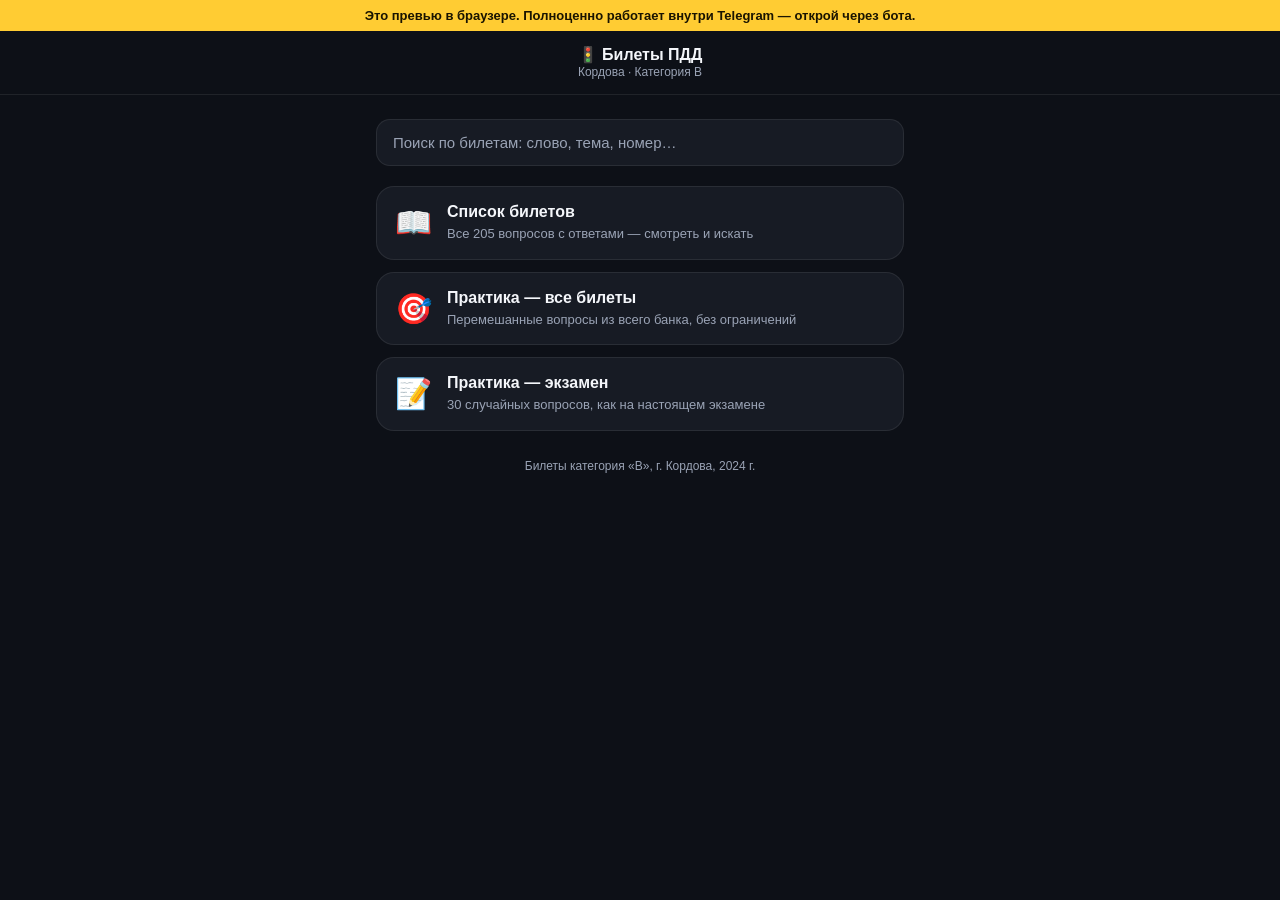
<file: index.html>
<!doctype html>
<html lang="ru">
<head>
<meta charset="UTF-8" />
<meta name="viewport" content="width=device-width, initial-scale=1, viewport-fit=cover" />
<title>Билеты ПДД — Кордова, категория B</title>
<meta name="description" content="Подготовка к теоретическому экзамену на права категории B в Кордове, Аргентина: список билетов, поиск и практика" />
<link rel="icon" href="data:image/svg+xml,<svg xmlns=%22http://www.w3.org/2000/svg%22 viewBox=%220 0 100 100%22><text y=%22.9em%22 font-size=%2290%22>🚦</text></svg>" />
<link rel="stylesheet" href="styles.css" />
<script src="https://telegram.org/js/telegram-web-app.js"></script>
<script src="track.js"></script>
</head>
<body>

<div class="tg-banner" id="tgBanner" hidden>
  Это превью в браузере. Полноценно работает внутри Telegram — открой через бота.
</div>

<header class="topbar home-topbar">
  <div class="title">
    <strong>🚦 Билеты ПДД</strong>
    <span>Кордова · Категория B</span>
  </div>
</header>

<main class="home-main">
  <form class="search-bar" id="homeSearchForm">
    <input id="homeSearchInput" type="search" inputmode="search" placeholder="Поиск по билетам: слово, тема, номер…" autocomplete="off" />
  </form>

  <div class="home-cards">
    <a class="home-card" href="browse.html">
      <span class="home-card-emoji">📖</span>
      <span class="home-card-body">
        <strong>Список билетов</strong>
        <span>Все 205 вопросов с ответами — смотреть и искать</span>
      </span>
    </a>

    <a class="home-card" href="practice.html?mode=all">
      <span class="home-card-emoji">🎯</span>
      <span class="home-card-body">
        <strong>Практика — все билеты</strong>
        <span>Перемешанные вопросы из всего банка, без ограничений</span>
      </span>
    </a>

    <a class="home-card" href="practice.html?mode=exam">
      <span class="home-card-emoji">📝</span>
      <span class="home-card-body">
        <strong>Практика — экзамен</strong>
        <span>30 случайных вопросов, как на настоящем экзамене</span>
      </span>
    </a>
  </div>

  <p class="home-footer">Билеты категория «B», г. Кордова, 2024 г.</p>
</main>

<script src="home.js"></script>
</body>
</html>
</file>
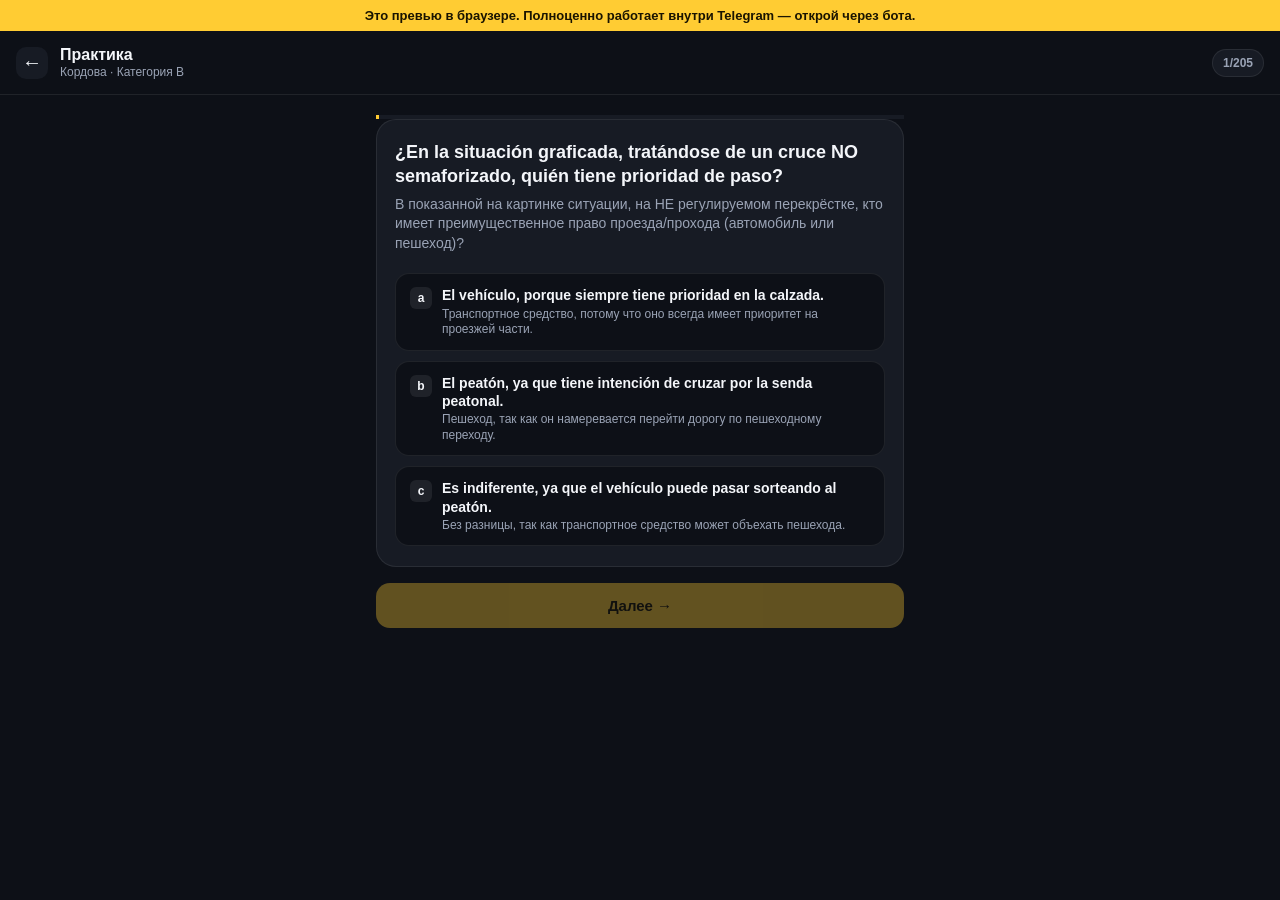
<file: practice.html>
<!doctype html>
<html lang="ru">
<head>
<meta charset="UTF-8" />
<meta name="viewport" content="width=device-width, initial-scale=1, viewport-fit=cover" />
<title>Билеты ПДД — Кордова, категория B</title>
<meta name="description" content="Квиз для подготовки к теоретическому экзамену на права категории B в Кордове, Аргентина" />
<link rel="icon" href="data:image/svg+xml,<svg xmlns=%22http://www.w3.org/2000/svg%22 viewBox=%220 0 100 100%22><text y=%22.9em%22 font-size=%2290%22>🚦</text></svg>" />
<link rel="stylesheet" href="styles.css" />
<script src="https://telegram.org/js/telegram-web-app.js"></script>
<script src="track.js"></script>
</head>
<body>

<div class="tg-banner" id="tgBanner" hidden>
  Это превью в браузере. Полноценно работает внутри Telegram — открой через бота.
</div>

<header class="topbar">
  <a class="back" href="./">←</a>
  <div class="title">
    <strong id="modeTitle">Практика</strong>
    <span>Кордова · Категория B</span>
  </div>
  <div class="progress-pill" id="progressPill">1/8</div>
</header>

<main>
  <div class="progress-track"><div class="progress-fill" id="progressFill"></div></div>
  <p class="pending-note" id="pendingImages" hidden></p>
  <p class="exam-rule" id="examRule" hidden></p>

  <section id="quizScreen" class="quiz-screen">
    <div class="card" id="questionCard">
      <img class="q-image" id="qImage" alt="" hidden />
      <p class="q-es" id="qEs"></p>
      <p class="q-ru" id="qRu"></p>
      <div class="options" id="options"></div>
      <p class="note" id="note" hidden></p>
    </div>
    <button class="next-btn" id="nextBtn" disabled>Далее →</button>
  </section>

  <section id="resultScreen" class="result-screen" hidden>
    <div class="result-emoji" id="resultEmoji">🎉</div>
    <h1 id="resultScore">8 / 8</h1>
    <p id="resultText">Отлично! Можно идти сдавать.</p>
    <div class="result-actions">
      <button id="retryWrongBtn" hidden>Повторить ошибки</button>
      <button id="restartBtn">Пройти заново</button>
    </div>
    <div class="review" id="review"></div>
  </section>
</main>

<script src="questions.js"></script>
<script src="app.js"></script>
</body>
</html>
</file>
<file: styles.css>
:root {
  --bg: #0d1017;
  --card: #171b24;
  --text: #f4f6fa;
  --text-hint: #9aa3b5;
  --accent: #ffcc33;
  --accent-text: #1a1400;
  --ok: #33cc7a;
  --bad: #ff5a5f;
  --border: rgba(255, 255, 255, 0.08);
  --safe-top: env(safe-area-inset-top, 0px);
  --safe-bottom: env(safe-area-inset-bottom, 0px);
}

* { box-sizing: border-box; }

html, body {
  margin: 0;
  background: var(--bg);
  color: var(--text);
  font-family: -apple-system, BlinkMacSystemFont, "SF Pro Text", "Segoe UI", Roboto, sans-serif;
  -webkit-font-smoothing: antialiased;
}

body { padding-bottom: calc(24px + var(--safe-bottom)); }

.topbar {
  position: sticky;
  top: 0;
  z-index: 10;
  display: flex;
  align-items: center;
  gap: 12px;
  padding: calc(14px + var(--safe-top)) 16px 14px;
  background: var(--bg);
  border-bottom: 1px solid var(--border);
}
.tg-banner {
  background: var(--accent);
  color: var(--accent-text);
  font-size: 13px;
  font-weight: 600;
  text-align: center;
  padding: 8px 16px;
}
.tg-banner[hidden] { display: none; }
.back {
  color: var(--text);
  text-decoration: none;
  font-size: 20px;
  width: 32px;
  height: 32px;
  display: flex;
  align-items: center;
  justify-content: center;
  background: var(--card);
  border-radius: 10px;
  flex: none;
}
.title { display: flex; flex-direction: column; flex: 1; line-height: 1.25; }
.title strong { font-size: 16px; }
.title span { font-size: 12px; color: var(--text-hint); }
.progress-pill {
  background: var(--card);
  border: 1px solid var(--border);
  color: var(--text-hint);
  font-size: 12px;
  font-weight: 700;
  padding: 6px 10px;
  border-radius: 999px;
  flex: none;
}

.progress-track {
  height: 4px;
  background: var(--card);
}
.progress-fill {
  height: 100%;
  background: var(--accent);
  width: 12.5%;
  transition: width 0.25s ease;
}

main { padding: 20px 16px 0; max-width: 560px; margin: 0 auto; }

.pending-note {
  margin: 12px 0 0;
  font-size: 12px;
  color: var(--text-hint);
  text-align: center;
}
.pending-note[hidden] { display: none; }

.exam-rule {
  margin: 12px 0 0;
  font-size: 12px;
  font-weight: 600;
  color: var(--accent-text);
  background: var(--accent);
  border-radius: 10px;
  padding: 8px 12px;
  text-align: center;
}
.exam-rule[hidden] { display: none; }

.card {
  background: var(--card);
  border: 1px solid var(--border);
  border-radius: 20px;
  padding: 20px 18px;
}

.q-image {
  display: block;
  max-width: 220px;
  width: 100%;
  margin: 0 auto 16px;
  border-radius: 12px;
  background: #fff;
}
.q-image[hidden] { display: none; }

.option-image {
  display: block;
  max-width: 96px;
  width: 100%;
  border-radius: 8px;
  background: #fff;
  margin-bottom: 4px;
}

.q-es {
  margin: 0 0 6px;
  font-size: 18px;
  font-weight: 700;
  line-height: 1.35;
}
.q-ru {
  margin: 0 0 20px;
  font-size: 14px;
  color: var(--text-hint);
  line-height: 1.4;
}

.options { display: flex; flex-direction: column; gap: 10px; }

.option {
  display: flex;
  align-items: flex-start;
  gap: 10px;
  text-align: left;
  background: var(--bg);
  border: 1px solid var(--border);
  color: var(--text);
  border-radius: 14px;
  padding: 12px 14px;
  font: inherit;
}
.option .key {
  flex: none;
  width: 22px;
  height: 22px;
  border-radius: 6px;
  background: var(--border);
  color: var(--text);
  font-weight: 700;
  font-size: 12px;
  display: flex;
  align-items: center;
  justify-content: center;
  margin-top: 1px;
}
.option .txt { display: flex; flex-direction: column; gap: 2px; }
.option .es { font-size: 14px; font-weight: 600; line-height: 1.3; }
.option .ru { font-size: 12px; color: var(--text-hint); line-height: 1.3; }

.option.correct { border-color: var(--ok); background: rgba(51, 204, 122, 0.12); }
.option.correct .key { background: var(--ok); color: #08210f; }
.option.wrong { border-color: var(--bad); background: rgba(255, 90, 95, 0.12); }
.option.wrong .key { background: var(--bad); color: #2a0405; }
.option:disabled { opacity: 0.75; }

.note {
  margin: 16px 0 0;
  font-size: 12px;
  color: var(--text-hint);
  background: var(--bg);
  border: 1px dashed var(--border);
  border-radius: 10px;
  padding: 10px 12px;
}

.next-btn {
  width: 100%;
  margin-top: 16px;
  background: var(--accent);
  color: var(--accent-text);
  border: none;
  font-weight: 800;
  font-size: 15px;
  padding: 14px;
  border-radius: 14px;
}
.next-btn:disabled { opacity: 0.35; }

.result-screen { text-align: center; padding-top: 24px; }
.result-emoji { font-size: 56px; }
.result-screen h1 { margin: 8px 0 4px; font-size: 32px; }
.result-screen p { color: var(--text-hint); margin: 0 0 20px; }
.result-actions { display: flex; gap: 10px; justify-content: center; flex-wrap: wrap; }
.result-actions button {
  border: none;
  font-weight: 700;
  font-size: 14px;
  padding: 12px 18px;
  border-radius: 12px;
}
#restartBtn { background: var(--card); color: var(--text); border: 1px solid var(--border); }
#retryWrongBtn { background: var(--accent); color: var(--accent-text); }

.review { text-align: left; margin-top: 28px; display: flex; flex-direction: column; gap: 12px; }
.review-item {
  background: var(--card);
  border: 1px solid var(--border);
  border-radius: 14px;
  padding: 12px 14px;
}
.review-item .q { font-size: 13px; font-weight: 700; margin-bottom: 6px; }
.review-item .a { font-size: 12px; color: var(--text-hint); }
.review-item .a.wrong { color: var(--bad); }
.review-item .a.right { color: var(--ok); }

/* ===== Home page ===== */
.home-topbar { justify-content: center; text-align: center; }
.home-topbar .title { align-items: center; flex: none; }

.home-main {
  padding: 20px 16px 32px;
  max-width: 560px;
  margin: 0 auto;
}

.search-bar { margin: 4px 0 20px; }
.search-bar input {
  width: 100%;
  background: var(--card);
  border: 1px solid var(--border);
  color: var(--text);
  font: inherit;
  font-size: 15px;
  padding: 14px 16px;
  border-radius: 14px;
}
.search-bar input::placeholder { color: var(--text-hint); }
.search-bar input:focus { outline: 2px solid var(--accent); outline-offset: -1px; }

.home-cards { display: flex; flex-direction: column; gap: 12px; }

.home-card {
  display: flex;
  align-items: center;
  gap: 14px;
  background: var(--card);
  border: 1px solid var(--border);
  border-radius: 18px;
  padding: 16px;
  text-decoration: none;
  color: var(--text);
}
.home-card-emoji { font-size: 30px; flex: none; width: 40px; text-align: center; }
.home-card-body { display: flex; flex-direction: column; gap: 4px; }
.home-card-body strong { font-size: 16px; }
.home-card-body span { font-size: 13px; color: var(--text-hint); line-height: 1.35; }

.home-footer {
  margin: 28px 0 0;
  text-align: center;
  font-size: 12px;
  color: var(--text-hint);
}

/* ===== Browse / ticket list page ===== */
.browse-main {
  padding: 16px 16px 32px;
  max-width: 640px;
  margin: 0 auto;
}
.browse-main .search-bar { margin-bottom: 16px; }

.search-empty {
  text-align: center;
  color: var(--text-hint);
  font-size: 14px;
  padding: 24px 0;
}
.search-empty[hidden] { display: none; }

.ticket-list { display: flex; flex-direction: column; gap: 14px; }

.ticket-card {
  background: var(--card);
  border: 1px solid var(--border);
  border-radius: 18px;
  padding: 16px 16px 14px;
}
.ticket-card[hidden] { display: none; }

.ticket-num {
  font-size: 11px;
  font-weight: 700;
  color: var(--text-hint);
  margin-bottom: 8px;
  letter-spacing: 0.02em;
}

.b-options { display: flex; flex-direction: column; gap: 8px; margin-top: 12px; }
.b-option {
  display: flex;
  align-items: flex-start;
  gap: 10px;
  background: var(--bg);
  border: 1px solid var(--border);
  border-radius: 12px;
  padding: 10px 12px;
}
.b-option.b-correct { border-color: var(--ok); background: rgba(51, 204, 122, 0.1); }
.b-option .key {
  flex: none;
  font-weight: 700;
  font-size: 12px;
  color: var(--text-hint);
  min-width: 18px;
}
.b-option.b-correct .key { color: var(--ok); }
.b-option .txt { display: flex; flex-direction: column; gap: 2px; }
.b-option .es { font-size: 13px; font-weight: 600; line-height: 1.3; }
.b-option .ru { font-size: 12px; color: var(--text-hint); line-height: 1.3; }
</file>
